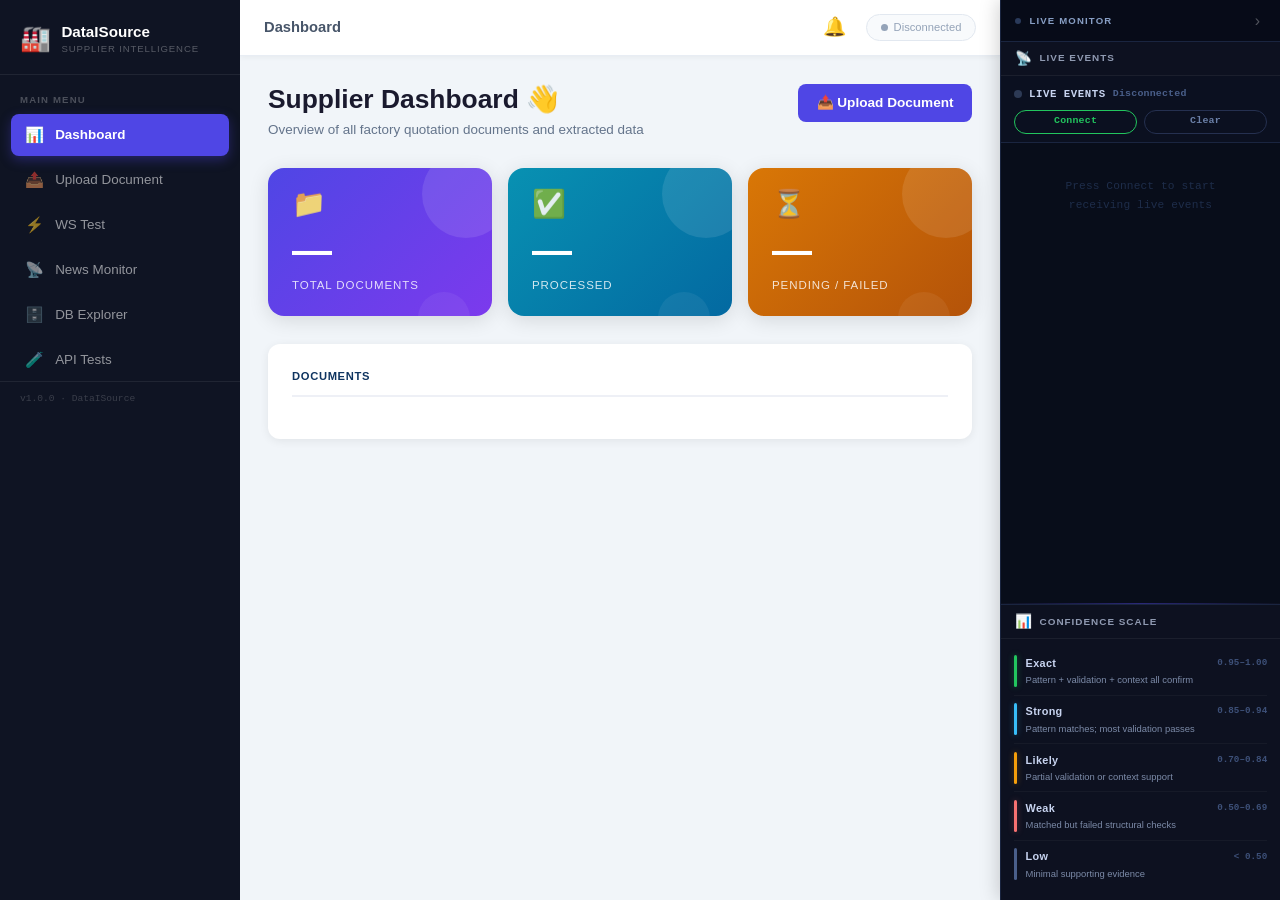
<file: static/index.html>
<!DOCTYPE html>
<html lang="en">
<head>
  <meta charset="UTF-8">
  <meta name="viewport" content="width=device-width, initial-scale=1.0">
  <title>DataISource — Supplier Intelligence Platform</title>
  <!-- Bootstrap 5 CSS -->
  <link href="https://cdn.jsdelivr.net/npm/bootstrap@5.0.2/dist/css/bootstrap.min.css" rel="stylesheet">
  <!-- App CSS — helpers.css first (defines all CSS variables) -->
  <link rel="stylesheet" href="css/helpers.css">
  <link rel="stylesheet" href="css/toast.css">
  <link rel="stylesheet" href="css/index.css">
  <link rel="stylesheet" href="css/components.css">
  <link rel="stylesheet" href="css/upload.css">
  <link rel="stylesheet" href="css/utilities.css">
</head>
<body>

  <!-- ─── Sidebar ─── -->
  <aside class="app-sidebar" id="appSidebar">

    <div class="sidebar-brand-wrap">
      <a class="sidebar-brand" href="#" onclick="showDashboardView(); return false;">
        <span class="sidebar-brand-icon">🏭</span>
        <div>
          <span class="sidebar-brand-name">DataISource</span>
          <span class="sidebar-brand-sub">Supplier Intelligence</span>
        </div>
      </a>
    </div>

    <div class="sidebar-section-label">Main Menu</div>
    <nav class="sidebar-nav">
      <button class="sidebar-nav-item active" id="navBtnDashboard" onclick="showDashboardView()">
        <span class="nav-item-icon">📊</span>
        <span class="nav-item-label">Dashboard</span>
      </button>
      <button class="sidebar-nav-item" id="navBtnUpload" onclick="showUploadView()">
        <span class="nav-item-icon">📤</span>
        <span class="nav-item-label">Upload Document</span>
      </button>
      <button class="sidebar-nav-item" id="navBtnWsTest" onclick="showWsTestView()">
        <span class="nav-item-icon">⚡</span>
        <span class="nav-item-label">WS Test</span>
      </button>
      <button class="sidebar-nav-item" id="navBtnNews" onclick="showNewsView()">
        <span class="nav-item-icon">📡</span>
        <span class="nav-item-label">News Monitor</span>
      </button>
      <button class="sidebar-nav-item" id="navBtnTables" onclick="showTablesView()">
        <span class="nav-item-icon">🗄️</span>
        <span class="nav-item-label">DB Explorer</span>
      </button>
      <button class="sidebar-nav-item" id="navBtnApiTest" onclick="showApiTestView()">
        <span class="nav-item-icon">🧪</span>
        <span class="nav-item-label">API Tests</span>
      </button>
    </nav>

    <div class="sidebar-footer">v1.0.0 · DataISource</div>
  </aside>

  <!-- Mobile overlay -->
  <div class="sidebar-overlay" id="sidebarOverlay" onclick="closeSidebar()"></div>

  <!-- ─── Right Sidebar — loaded from partial ─── -->
  <div id="rightSidebarPartial"></div>

  <!-- ─── Main Area ─── -->
  <div class="main-area">

    <!-- Top bar -->
    <header class="top-bar">
      <button class="sidebar-toggle-btn" onclick="toggleSidebar()" aria-label="Toggle sidebar">☰</button>
      <div class="top-bar-brand">
        <span>🏭</span><span>DataISource</span>
      </div>
      <div class="top-bar-title" id="topBarTitle">Dashboard</div>
      <div class="top-bar-actions">
        <button class="notif-bell-btn" id="notifBellBtn" onclick="showNewsView(); clearNotifBadge();" title="News alerts">
          🔔
          <span class="notif-badge" id="notifBadge" hidden>0</span>
        </button>
        <span class="ws-status-badge">
          <span class="ws-nav-dot" id="wsNavDot"></span>
          <span class="ws-badge-text" id="wsNavText">Disconnected</span>
        </span>
      </div>
    </header>

    <!-- Page content -->
    <main id="mainContent">
      <div class="content-wrap">
        <div id="dashboardViewPartial"></div>
        <div id="uploadViewPartial"></div>
        <div id="wsTestViewPartial"></div>
        <div id="newsViewPartial"></div>
        <div id="tablesViewPartial"></div>
        <div id="apiTestViewPartial"></div>
      </div>
    </main>

  </div>

  <!-- Bootstrap JS -->
  <script src="https://cdn.jsdelivr.net/npm/@popperjs/core@2.9.2/dist/umd/popper.min.js"></script>
  <script src="https://cdn.jsdelivr.net/npm/bootstrap@5.0.2/dist/js/bootstrap.min.js"></script>

  <!-- App Scripts -->
  <script src="js/index.js"></script>
  <script type="module" src="js/api/index.js"></script>
</body>
</html>
</file>
<file: static/css/helpers.css>
@charset "UTF-8";
/*
 * ENTERPRISE DESIGN SYSTEM - CSS FOUNDATIONS
 * Single source of truth for design tokens, typography,
 * spacing, colours, shadows, and utility classes.
 *
 * Load order: FIRST (before all other app CSS files)
 */

/* ==========================================================
   1. DESIGN TOKENS - CSS Custom Properties
   ========================================================== */
:root {
  /* --- Primary Brand Palette --- */
  --clr-primary:        #0f3460;
  --clr-primary-dark:   #16213e;
  --clr-primary-light:  #1a4b8a;
  --clr-primary-faint:  #eef3ff;
  --clr-primary-muted:  rgba(15, 52, 96, 0.08);

  /* Legacy aliases (backwards compatibility) */
  --brand:      #0f3460;
  --brand-dark: #16213e;

  /* --- Semantic Colours --- */
  --clr-success:    #1e8e3e;
  --clr-success-bg: #e6f4ea;
  --clr-warning:    #c97b00;
  --clr-warning-bg: #fef7e0;
  --clr-danger:     #d93025;
  --clr-danger-bg:  #fce8e6;
  --clr-info:       #1a73e8;
  --clr-info-bg:    #e8f0fe;
  --clr-neutral:    #555555;
  --clr-neutral-bg: #f0f2f7;

  /* --- Surfaces --- */
  --surface-app:    #f0f2f7;
  --surface-card:   #ffffff;
  --surface-subtle: #f5f7fc;
  --surface-muted:  #fafbfc;
  --surface-active: #eef3ff;

  /* --- Text --- */
  --txt-primary:   #1a1a2e;
  --txt-secondary: #555555;
  --txt-muted:     #888888;
  --txt-hint:      #aaaaaa;
  --txt-faint:     #bbbbbb;

  /* --- Borders --- */
  --border-faint:   #f0f2f7;
  --border-light:   #eef0f6;
  --border-default: #d0d7e0;
  --border-strong:  #c5cfe0;

  /* --- Typography --- */
  --font-sans: -apple-system, BlinkMacSystemFont, "Segoe UI", Roboto, "Helvetica Neue", Arial, sans-serif;
  --font-mono: SFMono-Regular, "SF Mono", Consolas, "Liberation Mono", Menlo, monospace;

  --fz-2xs:  0.65rem;
  --fz-xs:   0.7rem;
  --fz-sm:   0.78rem;
  --fz-md:   0.85rem;
  --fz-base: 1rem;
  --fz-lg:   1.15rem;
  --fz-xl:   1.35rem;
  --fz-2xl:  1.6rem;
  --fz-3xl:  2rem;
  --fz-4xl:  2.4rem;

  --fw-normal:   400;
  --fw-medium:   500;
  --fw-semibold: 600;
  --fw-bold:     700;

  --lh-tight:   1.2;
  --lh-normal:  1.5;
  --lh-relaxed: 1.65;

  --ls-tight:  -0.01em;
  --ls-wide:    0.05em;
  --ls-wider:   0.07em;

  /* --- Spacing Scale (4px base unit) --- */
  --sp-1:  0.25rem;
  --sp-2:  0.5rem;
  --sp-3:  0.75rem;
  --sp-4:  1rem;
  --sp-5:  1.25rem;
  --sp-6:  1.5rem;
  --sp-8:  2rem;
  --sp-10: 2.5rem;
  --sp-12: 3rem;

  /* --- Border Radius --- */
  --radius-xs:   3px;
  --radius-sm:   6px;
  --radius-md:   8px;
  --radius-lg:   12px;
  --radius-xl:   16px;
  --radius-pill: 20px;

  /* --- Box Shadows --- */
  --shadow-xs: 0 1px 3px  rgba(0, 0, 0, 0.05);
  --shadow-sm: 0 2px 6px  rgba(0, 0, 0, 0.06);
  --shadow-md: 0 2px 10px rgba(0, 0, 0, 0.07);
  --shadow-lg: 0 4px 18px rgba(0, 0, 0, 0.12);
  --shadow-xl: 0 8px 32px rgba(0, 0, 0, 0.16);

  /* --- Transitions --- */
  --ease-fast: all 0.12s ease;
  --ease-base: all 0.2s  ease;
  --ease-slow: all 0.3s  ease;

  /* --- Layout Dimensions --- */
  --navbar-h:    56px;
  --footer-h:    44px;
  --sidebar-w:   260px;
  --content-max: 1080px;
}

/* ==========================================================
   2. GLOBAL BASE RESET (supplements Bootstrap Reboot)
   ========================================================== */
*, *::before, *::after { box-sizing: border-box; }

html { scroll-behavior: smooth; }

/* Normalise headings: Bootstrap sets fw:500, we use bold */
h1, h2, h3, h4, h5, h6 {
  font-weight: 700;
  line-height: 1.2;
  color: #1a1a2e;
  margin-top: 0;
}

/* Remove blue focus ring on buttons when not keyboard-navigating */
button:focus:not(:focus-visible) { outline: none; }

/* ==========================================================
   3. TYPOGRAPHY UTILITIES
   ========================================================== */
.text-2xs  { font-size: 0.65rem  !important; }
.text-xs   { font-size: 0.7rem   !important; }
.text-sm   { font-size: 0.78rem  !important; }
.text-md   { font-size: 0.85rem  !important; }
.text-base { font-size: 1rem     !important; }
.text-lg   { font-size: 1.15rem  !important; }
.text-mono { font-family: SFMono-Regular, Consolas, monospace !important; }

.fw-400  { font-weight: 400 !important; }
.fw-500  { font-weight: 500 !important; }
.fw-600  { font-weight: 600 !important; }
.fw-700  { font-weight: 700 !important; }

.text-upper    { text-transform: uppercase   !important; }
.text-left     { text-align: left            !important; }
.text-center   { text-align: center          !important; }
.text-nowrap   { white-space: nowrap         !important; }
.text-truncate {
  overflow: hidden        !important;
  text-overflow: ellipsis !important;
  white-space: nowrap     !important;
}
.text-break-all { word-break: break-all !important; }

/* ==========================================================
   4. COLOUR UTILITIES
   ========================================================== */
.text-brand   { color: #0f3460 !important; }
.text-muted   { color: #888888 !important; }
.text-subtle  { color: #555555 !important; }
.text-hint    { color: #aaaaaa !important; }
.text-faint   { color: #bbbbbb !important; }
.text-success { color: #1e8e3e !important; }
.text-danger  { color: #d93025 !important; }
.text-warning { color: #c97b00 !important; }
.text-info    { color: #1a73e8 !important; }

/* ==========================================================
   5. FLEXBOX LAYOUT UTILITIES
   ========================================================== */
.flex         { display: flex !important; }
.flex-col     { display: flex !important; flex-direction: column !important; }
.flex-center  { display: flex !important; align-items: center !important; }
.flex-between {
  display: flex !important;
  align-items: center !important;
  justify-content: space-between !important;
}
.flex-wrap     { flex-wrap: wrap   !important; }
.flex-1        { flex: 1           !important; }
.flex-shrink-0 { flex-shrink: 0   !important; }

.gap-xs { gap: 0.25rem !important; }
.gap-sm { gap: 0.5rem  !important; }
.gap-md { gap: 0.75rem !important; }
.gap-lg { gap: 1rem    !important; }

/* ==========================================================
   6. SPACING UTILITIES
   ========================================================== */
.mt-xs { margin-top: 0.25rem !important; }
.mt-sm { margin-top: 0.5rem  !important; }
.mt-md { margin-top: 1rem    !important; }
.mt-lg { margin-top: 1.5rem  !important; }

.mb-xs { margin-bottom: 0.25rem !important; }
.mb-sm { margin-bottom: 0.5rem  !important; }
.mb-md { margin-bottom: 1rem    !important; }
.mb-0  { margin-bottom: 0       !important; }

.p-0 { padding: 0 !important; }

/* ==========================================================
   7. DISPLAY & DIMENSION UTILITIES
   ========================================================== */
.hidden          { display: none    !important; }
.block           { display: block   !important; }
.inline          { display: inline  !important; }
.w-full          { width: 100%      !important; }
.w-auto          { width: auto      !important; }
.overflow-hidden { overflow: hidden !important; }
.cursor-pointer  { cursor: pointer  !important; }
</file>
<file: static/css/index.css>
/*
 * ══════════════════════════════════════════════════════════════
 *  APP LAYOUT — Sidebar, Top-bar, Main area, Stats, Table, Detail
 *
 *  Depends on: helpers.css (CSS variables must be loaded first)
 * ══════════════════════════════════════════════════════════════
 */

/* ────────────────────────────────────────────────────────────
   1. BASE
──────────────────────────────────────────────────────────── */
body {
  font-family: var(--font-sans, -apple-system, BlinkMacSystemFont, "Segoe UI", Roboto, Arial, sans-serif);
  background: #f1f5f9;
  color: var(--txt-primary, #1a1a2e);
  min-height: 100vh;
  margin: 0;
  overflow-x: hidden;
}

/* ────────────────────────────────────────────────────────────
   2. SIDEBAR
──────────────────────────────────────────────────────────── */
.app-sidebar {
  position: fixed;
  top: 0; left: 0; bottom: 0;
  width: 240px;
  background: #0f1423;
  display: flex;
  flex-direction: column;
  z-index: 1040;
  transition: transform 0.3s cubic-bezier(0.4, 0, 0.2, 1);
  overflow: hidden;
}

/* Brand */
.sidebar-brand-wrap {
  padding: 1.35rem 1.25rem 1.1rem;
  border-bottom: 1px solid rgba(255,255,255,0.07);
  flex-shrink: 0;
}
.sidebar-brand {
  display: flex; align-items: center; gap: 0.65rem;
  text-decoration: none;
}
.sidebar-brand-icon { font-size: 1.55rem; line-height: 1; }
.sidebar-brand-name { font-size: 0.95rem; font-weight: 700; color: #fff; display: block; line-height: 1.3; }
.sidebar-brand-sub  { font-size: 0.6rem; color: rgba(255,255,255,0.3); text-transform: uppercase; letter-spacing: 0.09em; display: block; margin-top: 1px; }

/* Section labels */
.sidebar-section-label {
  font-size: 0.6rem; font-weight: 700; letter-spacing: 0.12em;
  color: rgba(255,255,255,0.25); text-transform: uppercase;
  padding: 1.1rem 1.25rem 0.4rem;
  flex-shrink: 0;
}

/* Nav */
.sidebar-nav {
  display: flex; flex-direction: column; gap: 0.15rem;
  padding: 0 0.7rem;
  flex-shrink: 0;
}

.sidebar-nav-item {
  display: flex; align-items: center; gap: 0.7rem;
  width: 100%; padding: 0.62rem 0.85rem;
  background: transparent; border: none;
  border-radius: 8px; cursor: pointer;
  font-size: 0.84rem; font-weight: 500; color: rgba(255,255,255,0.55);
  transition: all 0.15s ease;
  text-align: left; white-space: nowrap;
}
.sidebar-nav-item:hover { background: rgba(255,255,255,0.07); color: rgba(255,255,255,0.9); }
.sidebar-nav-item.active {
  background: #4f46e5;
  color: #fff; font-weight: 600;
  box-shadow: 0 4px 12px rgba(79,70,229,0.35);
}
.sidebar-nav-item.active:hover { background: #4338ca; }

.nav-item-icon  { font-size: 0.95rem; flex-shrink: 0; width: 1.2rem; text-align: center; }
.nav-item-label { flex: 1; }

/* Sidebar version footer */
.sidebar-footer {
  padding: 0.6rem 1.25rem;
  border-top: 1px solid rgba(255,255,255,0.07);
  flex-shrink: 0;
  font-size: 0.6rem; color: rgba(255,255,255,0.18);
  font-family: var(--font-mono, monospace);
}

/* ────────────────────────────────────────────────────────────
   3. RIGHT SIDEBAR — Live Events + Confidence Legend
──────────────────────────────────────────────────────────── */
.right-sidebar {
  position: fixed;
  top: 0; right: 0; bottom: 0;
  width: 280px;
  background: #0d1120;
  border-left: 1px solid #1a2540;
  box-shadow: -2px 0 18px rgba(0,0,0,0.18);
  display: flex; flex-direction: column;
  z-index: 1030;
  overflow: hidden;
}

/* ── Right sidebar topbar ── */
.rs-topbar {
  display: flex; align-items: center; justify-content: space-between;
  padding: 0.65rem 0.9rem 0.6rem;
  background: #070b18;
  border-bottom: 1px solid #1a2540;
  flex-shrink: 0;
}
.rs-topbar-brand {
  display: flex; align-items: center; gap: 0.5rem;
}
.rs-topbar-dot {
  width: 6px; height: 6px; border-radius: 50%;
  background: #2a3a5a; transition: background 0.3s, box-shadow 0.3s;
}
.rs-topbar-dot.connected { background: #22c55e; box-shadow: 0 0 5px rgba(34,197,94,0.65); }
.rs-topbar-label {
  font-size: 0.6rem; font-weight: 700; text-transform: uppercase;
  letter-spacing: 0.12em; color: rgba(180,210,255,0.75);
}
.rs-collapse-btn {
  background: none; border: none; cursor: pointer;
  color: rgba(255,255,255,0.3); font-size: 1rem; line-height: 1;
  padding: 0.15rem 0.35rem; border-radius: 4px;
  transition: color 0.15s ease, background 0.15s ease;
  transform: rotate(0deg); transition: transform 0.25s ease, color 0.15s;
}
.rs-collapse-btn:hover { color: #fff; background: rgba(255,255,255,0.08); }
.right-sidebar.rs-collapsed .rs-collapse-btn { transform: rotate(180deg); }

/* ── Accent divider ── */
.rs-divider {
  height: 1px;
  background: linear-gradient(90deg, transparent 0%, #4f46e5 50%, transparent 100%);
  flex-shrink: 0;
  opacity: 0.45;
}

/* ── Collapsed state ── */
.right-sidebar.rs-collapsed {
  transform: translateX(calc(100% - 2.4rem));
}
.right-sidebar.rs-collapsed .rs-pane { opacity: 0; pointer-events: none; }

/* ── Pane shared base ── */
.rs-pane {
  display: flex; flex-direction: column;
  min-height: 0;
}

.rs-pane-hd {
  display: flex; align-items: center; gap: 0.45rem;
  padding: 0.6rem 0.9rem 0.55rem;
  flex-shrink: 0;
  border-bottom: 1px solid rgba(255,255,255,0.06);
}
.rs-pane-icon { font-size: 0.85rem; line-height: 1; }
.rs-pane-title {
  font-size: 0.62rem; font-weight: 700; letter-spacing: 0.1em;
  text-transform: uppercase; color: rgba(200,212,240,0.7);
}

/* ── Events pane (top, dark terminal) ── */
.rs-events-pane {
  flex: 1;
  min-height: 0;
  display: flex; flex-direction: column;
}
.rs-events-body {
  flex: 1; display: flex; flex-direction: column;
  min-height: 0; overflow: hidden;
}
/* ws-panel partial: strip outer chrome so it blends flush into the sidebar */
.rs-events-body .sidebar-ws-panel {
  flex: 1;
  border-radius: 0 !important;
  border: none !important;
  box-shadow: none !important;
  background: #080d1a !important;
}
.rs-events-body .ws-panel-header {
  border-radius: 0;
  background: #0b1020 !important;
  border-bottom-color: #1a2540;
}

/* ── Legend pane (bottom, dark themed) ── */
.rs-legend-pane {
  flex-shrink: 0;
  background: #0d1120;
  border-top: 1px solid #1a2540;
}
.rs-pane-hd {
  background: #0d1120;
}
.rs-legend-body {
  overflow-y: auto;
  padding: 0.5rem 0.8rem 0.75rem;
  background: #0d1120;
  scrollbar-width: thin;
  scrollbar-color: #1e2d4a transparent;
}
.rs-legend-body::-webkit-scrollbar       { width: 3px; }
.rs-legend-body::-webkit-scrollbar-track { background: transparent; }
.rs-legend-body::-webkit-scrollbar-thumb { background: #1e2d4a; border-radius: 3px; }

/* ────────────────────────────────────────────────────────────
   3b. MOBILE SIDEBAR OVERLAY
──────────────────────────────────────────────────────────── */
.sidebar-overlay {
  display: none;
  position: fixed; inset: 0;
  background: rgba(0,0,0,0.5);
  z-index: 1039;
  backdrop-filter: blur(2px);
}
.sidebar-overlay.active { display: block; }

/* ────────────────────────────────────────────────────────────
   4. MAIN AREA
──────────────────────────────────────────────────────────── */
.main-area {
  margin-left: 240px;
  margin-right: 280px;
  min-height: 100vh;
  display: flex; flex-direction: column;
  transition: margin-left 0.3s cubic-bezier(0.4, 0, 0.2, 1),
              margin-right 0.3s cubic-bezier(0.4, 0, 0.2, 1);
}

/* ────────────────────────────────────────────────────────────
   5. TOP BAR
──────────────────────────────────────────────────────────── */
.top-bar {
  position: sticky; top: 0;
  height: 56px;
  background: #ffffff;
  border-bottom: 1px solid #e8edf4;
  display: flex; align-items: center;
  padding: 0 1.5rem; gap: 1rem;
  z-index: 100;
  box-shadow: 0 1px 6px rgba(0,0,0,0.05);
  flex-shrink: 0;
}

.sidebar-toggle-btn {
  background: none; border: none; cursor: pointer;
  font-size: 1.15rem; color: #64748b;
  padding: 0.3rem 0.4rem; border-radius: 6px;
  transition: background 0.15s; line-height: 1;
  display: none; align-items: center;
}
.sidebar-toggle-btn:hover { background: #f1f5f9; }

.top-bar-brand {
  display: none;
  align-items: center; gap: 0.45rem;
  font-weight: 700; color: #0f3460; font-size: 1rem;
}

.top-bar-title {
  font-size: 0.92rem; font-weight: 600; color: #475569;
}

.top-bar-actions { margin-left: auto; display: flex; align-items: center; gap: 0.75rem; }

.ws-status-badge {
  display: inline-flex; align-items: center; gap: 0.35rem;
  padding: 0.28rem 0.85rem;
  background: #f8fafc; border: 1px solid #e2e8f0;
  border-radius: 20px; white-space: nowrap;
}
.ws-badge-text { font-size: 0.7rem; color: #94a3b8; text-transform: capitalize; }

.ws-nav-dot {
  width: 7px; height: 7px; border-radius: 50%;
  background: #94a3b8; flex-shrink: 0;
  transition: background 0.2s ease;
}
.ws-nav-dot.connected  { background: #22c55e; box-shadow: 0 0 5px rgba(34,197,94,0.6); }
.ws-nav-dot.connecting { background: #f59e0b; animation: ws-pulse 1s infinite; }

/* ────────────────────────────────────────────────────────────
   6. PAGE CONTENT
──────────────────────────────────────────────────────────── */
#mainContent {
  flex: 1;
  padding: 1.75rem;
}
.content-wrap { max-width: 1080px; margin: 0 auto; }

/* ────────────────────────────────────────────────────────────
   7. PAGE GREETING (dashboard header)
──────────────────────────────────────────────────────────── */
.page-greeting {
  display: flex; align-items: flex-start; justify-content: space-between;
  flex-wrap: wrap; gap: 1rem;
  margin-bottom: 1.75rem;
}
.greeting-title {
  font-size: 1.65rem; font-weight: 700; color: #1a1a2e;
  margin: 0 0 0.25rem; line-height: 1.2;
}
.greeting-sub {
  font-size: 0.84rem; color: #64748b; margin: 0;
}

/* ────────────────────────────────────────────────────────────
   8. STATS ROW — Gradient cards
──────────────────────────────────────────────────────────── */
.stats-row {
  display: grid;
  grid-template-columns: repeat(3, 1fr);
  gap: 1rem;
  margin-bottom: 1.75rem;
}

.stat-card {
  border-radius: 16px;
  padding: 1.4rem 1.5rem;
  color: #fff;
  position: relative; overflow: hidden;
  box-shadow: 0 4px 20px rgba(0,0,0,0.12);
  transition: transform 0.2s ease, box-shadow 0.2s ease;
}
.stat-card:hover { transform: translateY(-3px); box-shadow: 0 8px 28px rgba(0,0,0,0.18); }

/* Decorative circles */
.stat-card::after {
  content: '';
  position: absolute; top: -18px; right: -18px;
  width: 88px; height: 88px;
  background: rgba(255,255,255,0.1);
  border-radius: 50%;
}
.stat-card::before {
  content: '';
  position: absolute; bottom: -28px; right: 22px;
  width: 52px; height: 52px;
  background: rgba(255,255,255,0.06);
  border-radius: 50%;
}

.stat-card-total     { background: linear-gradient(135deg, #4f46e5 0%, #7c3aed 100%); }
.stat-card-processed { background: linear-gradient(135deg, #0891b2 0%, #0369a1 100%); }
.stat-card-pending   { background: linear-gradient(135deg, #d97706 0%, #b45309 100%); }

.stat-icon-row {
  display: flex; align-items: center; justify-content: space-between;
  margin-bottom: 0.8rem;
}
.stat-icon { font-size: 1.7rem; line-height: 1; opacity: 0.9; }

.stat-value {
  font-size: 2.5rem; font-weight: 700; line-height: 1;
  margin: 0 0 0.4rem;
  position: relative; z-index: 1;
}
.stat-label {
  font-size: 0.72rem; opacity: 0.82;
  text-transform: uppercase; letter-spacing: 0.08em;
  position: relative; z-index: 1;
}

/* ────────────────────────────────────────────────────────────
   9. PAGE HEADER (upload view / generic)
──────────────────────────────────────────────────────────── */
.page-header {
  background: var(--surface-card, #ffffff);
  border-radius: var(--radius-lg, 12px);
  box-shadow: var(--shadow-md, 0 2px 10px rgba(0,0,0,0.07));
  border-left: 4px solid #4f46e5;
  padding: 1.1rem 1.4rem;
  margin-bottom: 1.5rem;
  display: flex; align-items: center; justify-content: space-between;
  gap: var(--sp-4, 1rem); flex-wrap: wrap;
}
.page-header-info { flex: 1; min-width: 0; }
.page-title {
  font-size: 1.35rem !important; font-weight: 700 !important;
  color: #0f3460 !important; margin: 0 0 .15rem !important;
  line-height: 1.2; display: block;
}
.page-subtitle {
  font-size: var(--fz-md, 0.85rem); color: var(--txt-muted, #888888); margin: 0;
}

/* Page header CTA buttons */
.btn-primary-action {
  display: inline-flex; align-items: center; gap: var(--sp-1, 0.25rem);
  background: #4f46e5; color: #fff;
  border: none; border-radius: var(--radius-md, 8px); padding: .55rem 1.15rem;
  font-size: var(--fz-md, 0.85rem); font-weight: var(--fw-semibold, 600); cursor: pointer;
  transition: background 0.2s ease; white-space: nowrap; flex-shrink: 0;
}
.btn-primary-action:hover { background: #4338ca; }

.btn-outline-action {
  display: inline-flex; align-items: center; gap: var(--sp-1, 0.25rem);
  background: transparent; color: var(--clr-primary, #0f3460);
  border: 1.5px solid var(--clr-primary, #0f3460); border-radius: var(--radius-md, 8px); padding: .55rem 1.15rem;
  font-size: var(--fz-md, 0.85rem); font-weight: var(--fw-semibold, 600); cursor: pointer;
  transition: all 0.2s ease; white-space: nowrap; flex-shrink: 0;
}
.btn-outline-action:hover { background: var(--clr-primary, #0f3460); color: #fff; }

/* ────────────────────────────────────────────────────────────
   10. DOCUMENTS TABLE
──────────────────────────────────────────────────────────── */
.doc-table {
  width: 100%; border-collapse: collapse; font-size: var(--fz-md, 0.85rem);
}
.doc-table th {
  text-align: left; font-size: var(--fz-xs, 0.7rem); text-transform: uppercase;
  letter-spacing: var(--ls-wide, 0.05em); color: var(--txt-muted, #888888);
  padding: .7rem 1.1rem; border-bottom: 2px solid var(--border-light, #eef0f6);
  background: var(--surface-muted, #fafbfc); white-space: nowrap;
}
.doc-table td {
  padding: .75rem 1.1rem; border-bottom: 1px solid var(--border-faint, #f0f2f7); vertical-align: middle;
}
.doc-table tr:last-child td   { border-bottom: none; }
.doc-table tbody tr           { cursor: pointer; transition: background 0.12s ease; }
.doc-table tbody tr:hover     { background: var(--surface-subtle, #f5f7fc); }
.doc-table tbody tr.active    { background: #eef3ff; }
.doc-table .col-file          { font-weight: var(--fw-semibold, 600); color: var(--txt-primary, #1a1a2e); max-width: 280px; }
.doc-table .col-file span     { display: block; overflow: hidden; text-overflow: ellipsis; white-space: nowrap; }
.doc-table .col-date          { color: var(--txt-muted, #888888); font-size: var(--fz-sm, 0.78rem); white-space: nowrap; }
.doc-table .col-actions       { white-space: nowrap; }
.doc-table .col-actions button{ margin-left: var(--sp-1, 0.25rem); }

@media (max-width: 576px) {
  .doc-table .col-date,
  .doc-table th:nth-child(4) { display: none; }
}

/* ────────────────────────────────────────────────────────────
   11. EMPTY STATE
──────────────────────────────────────────────────────────── */
.empty-state {
  text-align: center; padding: 4rem 1rem;
  color: var(--txt-faint, #bbbbbb); font-size: var(--fz-md, 0.85rem);
}
.empty-state .empty-icon {
  font-size: 3rem; margin-bottom: var(--sp-3, 0.75rem); display: block;
}
.link {
  color: var(--clr-primary, #0f3460); cursor: pointer; text-decoration: underline;
  transition: color 0.12s ease;
}
.link:hover { color: var(--clr-primary-dark, #16213e); }

/* ────────────────────────────────────────────────────────────
   12. ACTION ICON BUTTONS
──────────────────────────────────────────────────────────── */
.btn-icon {
  background: none; border: none; cursor: pointer;
  padding: .3rem .45rem; border-radius: var(--radius-sm, 6px);
  font-size: .9rem; transition: background 0.12s ease; color: var(--txt-secondary, #555555);
}
.btn-icon:hover          { background: var(--border-faint, #f0f2f7); }
.btn-icon.btn-view:hover { background: var(--clr-info-bg, #e8f0fe);   color: var(--clr-info, #1a73e8); }
.btn-icon.btn-del:hover  { background: var(--clr-danger-bg, #fce8e6); color: var(--clr-danger, #d93025); }

/* ────────────────────────────────────────────────────────────
   13. DETAIL PANEL
──────────────────────────────────────────────────────────── */
#detailPanel-dashboard { border-top: 3px solid #4f46e5 !important; }

.detail-close {
  background: none; border: none; cursor: pointer;
  font-size: .9rem; color: var(--txt-muted, #888888); padding: .2rem var(--sp-2, 0.5rem);
  border-radius: var(--radius-sm, 6px); transition: background 0.12s ease;
}
.detail-close:hover { background: var(--border-faint, #f0f2f7); color: var(--txt-primary, #1a1a2e); }

.detail-section-title {
  font-size: var(--fz-xs, 0.7rem); font-weight: var(--fw-bold, 700); text-transform: uppercase;
  letter-spacing: var(--ls-wide, 0.05em); color: var(--clr-primary, #0f3460);
  margin: 1.2rem 0 .6rem; padding-bottom: .4rem;
  border-bottom: 1px solid var(--border-light, #eef0f6);
}
.detail-section-title:first-of-type { margin-top: 0; }

/* ────────────────────────────────────────────────────────────
   14. KEYFRAMES
──────────────────────────────────────────────────────────── */
@keyframes ws-pulse { 0%,100%{opacity:1} 50%{opacity:.4} }

/* ────────────────────────────────────────────────────────────
   15. RESPONSIVE
──────────────────────────────────────────────────────────── */
@media (max-width: 768px) {
  .app-sidebar        { transform: translateX(-240px); }
  .app-sidebar.mobile-open { transform: translateX(0); }
  .sidebar-toggle-btn { display: inline-flex; }
  .top-bar-brand      { display: flex; }
  .top-bar-title      { display: none; }
  #mainContent        { padding: 1rem; }
  .page-greeting      { margin-bottom: 1.25rem; }
  .greeting-title     { font-size: 1.3rem; }
}

@media (max-width: 1100px) {
  .right-sidebar { display: none; }
  .main-area     { margin-right: 0; }
}

@media (max-width: 576px) {
  .stats-row { grid-template-columns: 1fr; }
}

/* When WS Test view is active, hide the legend sidebar (irrelevant there) */
body.view-ws-test .right-sidebar { display: none; }
body.view-ws-test .main-area     { margin-right: 0; }
</file>
<file: static/css/components.css>
/*
 * ══════════════════════════════════════════════════════════════
 *  COMPONENT LIBRARY — Reusable UI Components
 *
 *  Includes: cards, buttons, badges, meta-grid, keywords,
 *  commercial notes, upload zone, WS panel, confidence legend.
 *
 *  Depends on: helpers.css (CSS variables must be defined first)
 * ══════════════════════════════════════════════════════════════
 */

/* ────────────────────────────────────────────────────────────
   1. CARDS
   Note: .card and .card-title are used by JS renderers
   (buildEntityCards, renderDoc etc.) — do NOT rename.
──────────────────────────────────────────────────────────── */
.card {
  background: var(--surface-card, #ffffff) !important;
  border-radius: var(--radius-lg, 12px) !important;
  box-shadow: var(--shadow-md, 0 2px 10px rgba(0,0,0,0.07)) !important;
  border: none !important;
  padding: var(--sp-6, 1.5rem);
  margin-bottom: var(--sp-6, 1.5rem);
}
.card-title {
  font-size: var(--fz-xs, 0.7rem);
  font-weight: var(--fw-bold, 700);
  text-transform: uppercase;
  letter-spacing: .06em;
  color: var(--clr-primary, #0f3460);
  border-bottom: 2px solid var(--border-light, #eef0f6);
  padding-bottom: .65rem;
  margin-bottom: 1.1rem;
  display: flex; align-items: center; gap: var(--sp-2, 0.5rem);
}
.card-title .count {
  font-size: var(--fz-sm); font-weight: var(--fw-medium);
  color: var(--txt-muted); text-transform: none; letter-spacing: 0;
}

/* Section count badge (inline in card-title) */
.count {
  font-size: var(--fz-sm); color: var(--txt-muted);
  font-weight: var(--fw-medium);
}

/* ────────────────────────────────────────────────────────────
   2. BUTTONS
──────────────────────────────────────────────────────────── */

/* Primary full-width button (upload form) */
.btn {
  display: block;
  margin-top: var(--sp-4, 1rem); width: 100%;
  padding: .85rem; background: var(--clr-primary, #0f3460); color: #fff;
  border: none; border-radius: var(--radius-md, 8px); font-size: var(--fz-base, 1rem);
  font-weight: var(--fw-semibold, 600); cursor: pointer; transition: background var(--ease-base, all 0.2s ease);
  text-align: center; line-height: 1.4;
}
.btn:hover:not(:disabled) { background: var(--clr-primary-dark, #16213e); }
.btn:disabled { background: var(--border-default, #d0d7e0); color: var(--txt-muted, #888888); cursor: not-allowed; }

/* Danger / destructive (outline style) */
.btn-danger {
  margin-top: 0; width: auto; padding: .38rem .9rem;
  background: var(--surface-card); color: var(--clr-danger);
  border: 1.5px solid var(--clr-danger); border-radius: var(--radius-md);
  font-size: var(--fz-sm); font-weight: var(--fw-semibold); cursor: pointer;
  transition: var(--ease-base);
}
.btn-danger:hover { background: var(--clr-danger); color: #fff; }

/* Outline variant (shared) */
.btn-outline {
  padding: .45rem var(--sp-4);
  border: 1.5px solid var(--clr-primary); color: var(--clr-primary);
  border-radius: var(--radius-md); font-size: var(--fz-md); font-weight: var(--fw-semibold);
  cursor: pointer; background: transparent; transition: var(--ease-base);
  text-decoration: none; display: inline-flex; align-items: center; gap: var(--sp-1);
}
.btn-outline:hover { background: var(--clr-primary); color: #fff; }

/* Small filled button */
.btn-sm {
  padding: .45rem var(--sp-4); background: var(--clr-primary); color: #fff;
  border: none; border-radius: var(--radius-md); font-size: var(--fz-md);
  font-weight: var(--fw-semibold); cursor: pointer; transition: background var(--ease-base);
  text-decoration: none; display: inline-flex; align-items: center; gap: var(--sp-1);
}
.btn-sm:hover { background: var(--clr-primary-dark); }

/* ────────────────────────────────────────────────────────────
   3. BADGES
   Used by typeBadge() in utils.js — do NOT rename.
──────────────────────────────────────────────────────────── */
.badge {
  display: inline-block; padding: 3px 10px;
  border-radius: var(--radius-pill, 20px); font-size: var(--fz-xs, 0.7rem); font-weight: var(--fw-semibold, 600);
  line-height: 1.4;
}
.badge-blue   { background: var(--clr-info-bg, #e8f0fe);    color: var(--clr-info, #1a73e8); }
.badge-green  { background: var(--clr-success-bg, #e6f4ea); color: var(--clr-success, #1e8e3e); }
.badge-yellow { background: var(--clr-warning-bg, #fef7e0); color: var(--clr-warning, #c97b00); }
.badge-red    { background: var(--clr-danger-bg, #fce8e6);  color: var(--clr-danger, #d93025); }
.badge-gray   { background: var(--surface-subtle, #f5f7fc); color: var(--txt-secondary, #555555); }

/* Pill tag (view labels) */
.pill {
  font-size: var(--fz-xs); font-weight: var(--fw-semibold);
  background: var(--clr-primary); color: #fff;
  padding: 3px 10px; border-radius: var(--radius-pill);
}

/* ────────────────────────────────────────────────────────────
   4. META GRID
   Used by metaItem() in utils.js — do NOT rename.
──────────────────────────────────────────────────────────── */
.meta-grid {
  display: grid;
  grid-template-columns: repeat(auto-fill, minmax(210px, 1fr));
  gap: var(--sp-3);
}
.meta-item {
  background: var(--surface-subtle, #f5f7fc); border-radius: var(--radius-md, 8px); padding: .7rem var(--sp-4, 1rem);
  border: 1px solid var(--border-faint, #f0f2f7);
}
.meta-item label {
  display: block; font-size: var(--fz-xs, 0.7rem); text-transform: uppercase;
  letter-spacing: var(--ls-wide, 0.05em); color: var(--txt-muted, #888888); margin-bottom: 4px;
}
.meta-item .val {
  font-size: var(--fz-md, 0.85rem); font-weight: var(--fw-semibold, 600);
  color: var(--txt-primary, #1a1a2e); word-break: break-all;
}
.meta-item .conf { font-size: var(--fz-2xs, 0.65rem); color: var(--txt-hint, #aaaaaa); margin-top: 4px; }

/* ────────────────────────────────────────────────────────────
   5. KEYWORDS CHIP CLOUD
   Used by renderKeywords() — do NOT rename.
──────────────────────────────────────────────────────────── */
.kw-cloud { display: flex; flex-wrap: wrap; gap: var(--sp-2); }
.kw-chip {
  display: inline-flex; align-items: center; gap: var(--sp-1, 0.25rem);
  background: var(--clr-info-bg, #e8f0fe); border-radius: var(--radius-pill, 20px);
  padding: .32rem .85rem; cursor: default;
  transition: background var(--ease-fast, all 0.12s ease);
  border: 1px solid transparent;
}
.kw-chip:hover { background: #d0e1fd; border-color: var(--clr-info, #1a73e8); }
.kw-text  { font-size: var(--fz-md, 0.85rem); font-weight: var(--fw-semibold, 600); color: var(--clr-primary, #0f3460); }
.kw-score { font-size: var(--fz-2xs, 0.65rem); font-weight: var(--fw-medium, 500); color: var(--clr-info, #1a73e8); }

/* ────────────────────────────────────────────────────────────
   6. COMMERCIAL NOTES
   Used by renderCommercial() — do NOT rename.
──────────────────────────────────────────────────────────── */
.note-list {
  list-style: none;
  border-left: 3px solid var(--clr-primary);
  padding: 0 0 0 var(--sp-4); margin: 0;
}
.note-point {
  padding: .45rem 0; font-size: var(--fz-md); color: var(--txt-primary);
  border-bottom: 1px solid var(--border-faint);
  line-height: var(--lh-normal);
}
.note-point:last-child  { border-bottom: none; }
.note-point::before     { content: "•"; color: var(--clr-primary); font-weight: var(--fw-bold); margin-right: var(--sp-2); }

/* Generic empty state used by JS renderers */
.empty {
  text-align: center; color: var(--txt-faint);
  padding: var(--sp-6); font-size: var(--fz-md); line-height: var(--lh-relaxed);
}

/* ────────────────────────────────────────────────────────────
   7. FILE UPLOAD ZONE
──────────────────────────────────────────────────────────── */
.drop-zone {
  border: 2px dashed var(--border-strong);
  border-radius: var(--radius-lg);
  padding: var(--sp-10) var(--sp-8);
  text-align: center; cursor: pointer;
  transition: border-color var(--ease-base), background var(--ease-base);
  background: var(--surface-card);
}
.drop-zone:hover,
.drop-zone.dragover {
  border-color: var(--clr-primary); background: var(--clr-primary-faint);
}
.drop-zone input { display: none; }
.drop-zone .icon { font-size: 3rem; margin-bottom: var(--sp-2); line-height: 1; display: block; }
.drop-zone p     { color: var(--txt-secondary); font-size: var(--fz-md); margin: 0 0 .3rem; }
.drop-zone .fname {
  margin-top: var(--sp-3); font-weight: var(--fw-semibold);
  color: var(--clr-primary); font-size: var(--fz-md);
}

/* ────────────────────────────────────────────────────────────
   8. WEBSOCKET LIVE EVENTS — inline in sidebar
──────────────────────────────────────────────────────────── */
@keyframes ws-pulse {
  0%, 100% { opacity: 1; }
  50%       { opacity: 0.35; }
}
@keyframes ws-row-in {
  from { opacity: 0; transform: translateY(-4px); }
  to   { opacity: 1; transform: translateY(0); }
}

.sidebar-ws-panel {
  display: flex; flex-direction: column;
  background: #080d1a;
  border-radius: 10px;
  border: 1px solid #1a2540;
  box-shadow: 0 4px 24px rgba(0,0,0,0.35), inset 0 1px 0 rgba(255,255,255,0.04);
  overflow: hidden;
  min-height: 0;
  flex: 1;
  font-family: var(--font-mono, SFMono-Regular, Consolas, monospace);
  /* Top accent stripe */
  border-top: 2px solid #3b4fd8;
}

/* Panel header */
.ws-panel-header {
  padding: .65rem .8rem .55rem;
  background: #0d1425;
  border-bottom: 1px solid #1a2540;
  flex-shrink: 0;
}

.ws-title {
  display: flex; align-items: center; gap: .45rem;
  font-size: .67rem; font-weight: 700; color: #c8d4f0;
  letter-spacing: .05em; margin-bottom: .45rem;
  text-transform: uppercase;
}

.ws-panel-controls { display: flex; gap: .4rem; }

/* Connection dot */
.ws-dot {
  width: 8px; height: 8px; border-radius: 50%;
  background: #2d3a55; flex-shrink: 0;
  transition: background 0.3s ease, box-shadow 0.3s ease;
}
.ws-dot.connected {
  background: #22c55e;
  box-shadow: 0 0 0 3px rgba(34,197,94,0.2), 0 0 8px rgba(34,197,94,0.5);
}
.ws-dot.connecting {
  background: #f59e0b;
  box-shadow: 0 0 0 3px rgba(245,158,11,0.2);
  animation: ws-pulse 1.1s ease-in-out infinite;
}
.ws-dot.disconnected {
  background: #ef4444;
  box-shadow: 0 0 0 3px rgba(239,68,68,0.15);
}

.ws-status-text {
  font-size: .62rem; color: #4a5f8a; text-transform: capitalize; letter-spacing: .02em;
}
.ws-status-text.connected { color: #22c55e; }

/* Panel control buttons — pill style */
.ws-btn {
  flex: 1; padding: .22rem .5rem;
  border: 1px solid #253050; background: transparent;
  color: #6b80a8; border-radius: 20px; font-size: .62rem; font-weight: 600;
  cursor: pointer; transition: all 0.15s ease; text-align: center; letter-spacing: .02em;
}
.ws-btn:hover                { background: #1a2540; color: #c8d4f0; border-color: #3b4fd8; }
.ws-btn.ws-btn-connect       { border-color: #22c55e; color: #22c55e; }
.ws-btn.ws-btn-connect:hover { background: rgba(34,197,94,.15); border-color: #22c55e; }
.ws-btn.ws-btn-danger        { border-color: #ef4444; color: #f87171; }
.ws-btn.ws-btn-danger:hover  { background: rgba(239,68,68,.15); }

/* Scrollable event stream */
.ws-events {
  flex: 1; overflow-y: auto; padding: .3rem .55rem .4rem;
  display: flex; flex-direction: column; gap: 0;
  scrollbar-width: thin; scrollbar-color: #1e2d4a transparent;
}
.ws-events::-webkit-scrollbar       { width: 3px; }
.ws-events::-webkit-scrollbar-track { background: transparent; }
.ws-events::-webkit-scrollbar-thumb { background: #1e2d4a; border-radius: 3px; }

/* Individual event row */
.ws-event {
  padding: .3rem .45rem .28rem .55rem;
  border-bottom: 1px solid #0f1628;
  border-left: 2px solid transparent;
  font-size: .62rem;
  animation: ws-row-in 0.18s ease;
  transition: background 0.1s ease;
}
.ws-event:last-child { border-bottom: none; }
.ws-event:hover      { background: rgba(59,79,216,0.07); }

/* Color the left accent per event type */
.ws-event:has(.doc-progress)   { border-left-color: #f59e0b; }
.ws-event:has(.doc-completed)  { border-left-color: #22c55e; }
.ws-event:has(.doc-deleted)    { border-left-color: #ef4444; }
.ws-event:has(.doc-failed)     { border-left-color: #ef4444; }
.ws-event:has(.alert-detected) { border-left-color: #a78bfa; }
.ws-event:has(.record-created) { border-left-color: #34d399; }
.ws-event:has(.ws-opened)      { border-left-color: #38bdf8; }
.ws-event:has(.ws-closed)      { border-left-color: #4a5f8a; }

.ws-event-head {
  display: flex; align-items: center; gap: .35rem; margin-bottom: 2px; flex-wrap: nowrap;
}
.ws-ts { color: #2d3e60; font-size: .58rem; flex-shrink: 0; }

/* Event type — pill badge */
.ws-type {
  display: inline-block;
  font-weight: 700; font-size: .58rem;
  padding: .08rem .42rem; border-radius: 20px;
  letter-spacing: .03em; white-space: nowrap; flex-shrink: 0;
  background: #131d35; border: 1px solid #1e2d4a;
  color: #6b80a8;
}
.ws-type.doc-progress   { background: rgba(245,158,11,.12); border-color: rgba(245,158,11,.3); color: #f59e0b; }
.ws-type.doc-completed  { background: rgba(34,197,94,.12);  border-color: rgba(34,197,94,.3);  color: #22c55e; }
.ws-type.doc-deleted    { background: rgba(239,68,68,.12);  border-color: rgba(239,68,68,.3);  color: #f87171; }
.ws-type.doc-failed     { background: rgba(239,68,68,.12);  border-color: rgba(239,68,68,.3);  color: #f87171; }
.ws-type.alert-detected { background: rgba(167,139,250,.12);border-color: rgba(167,139,250,.3);color: #a78bfa; }
.ws-type.record-created { background: rgba(52,211,153,.12); border-color: rgba(52,211,153,.3); color: #34d399; }
.ws-type.ws-opened      { background: rgba(56,189,248,.12); border-color: rgba(56,189,248,.3); color: #38bdf8; }
.ws-type.ws-closed      { background: rgba(74,95,138,.12);  border-color: rgba(74,95,138,.3);  color: #64748b; }

.ws-payload {
  color: #7c8ba8; font-size: .59rem;
  white-space: nowrap; overflow: hidden; text-overflow: ellipsis;
  padding-left: .05rem;
}

.ws-empty {
  color: #1e2d4a; font-size: .7rem;
  text-align: center; padding: 1.8rem .4rem;
  line-height: 1.7; letter-spacing: .01em;
}

/* ────────────────────────────────────────────────────────────
   9. CONFIDENCE SCORE LEGEND — compact right-sidebar format
──────────────────────────────────────────────────────────── */
.legend-list {
  display: flex; flex-direction: column; gap: 0;
}

.legend-item {
  padding: 0.7rem 0;
  border-bottom: 1px solid #f0f4fa;
}
.legend-item:last-child { border-bottom: none; }

.legend-item-head {
  display: flex; align-items: center; gap: 0.5rem;
  margin-bottom: 0.35rem; flex-wrap: wrap;
}

.legend-label {
  font-size: 0.78rem; color: #334155; font-weight: 600;
}

.legend-desc {
  font-size: 0.72rem; color: #64748b; margin: 0;
  line-height: 1.5;
}

/* Legacy table-based legend (kept for backwards compat) */
.confidence-legend { margin-top: var(--sp-8); }

.legend-table {
  width: 100%; border-collapse: collapse; font-size: var(--fz-md);
}
.legend-table th {
  text-align: left; font-size: var(--fz-xs); text-transform: uppercase;
  letter-spacing: var(--ls-wide); color: var(--txt-muted); padding: .45rem .75rem;
  border-bottom: 2px solid var(--border-light); background: var(--surface-muted);
}
.legend-table td {
  padding: .55rem .75rem; border-bottom: 1px solid var(--border-faint); vertical-align: middle;
}
.legend-table tr:last-child td  { border-bottom: none; }
.legend-table td:last-child     { color: var(--txt-secondary); font-size: var(--fz-md); }
.legend-table td:nth-child(2)   { font-weight: var(--fw-semibold); white-space: nowrap; }

/* Confidence score badges */
.conf-badge {
  display: inline-block; padding: 2px 10px; border-radius: var(--radius-pill);
  font-size: var(--fz-xs); font-weight: var(--fw-bold); white-space: nowrap;
}
.conf-exact  { background: var(--clr-success-bg, #e6f4ea); color: var(--clr-success, #1e8e3e); }
.conf-strong { background: var(--clr-info-bg, #e8f0fe);    color: var(--clr-info, #1a73e8); }
.conf-likely { background: var(--clr-warning-bg, #fef7e0); color: var(--clr-warning, #c97b00); }
.conf-weak   { background: var(--clr-danger-bg, #fce8e6);  color: var(--clr-danger, #d93025); }
.conf-low    { background: var(--surface-subtle, #f5f7fc);  color: var(--txt-secondary, #555555); }

/* ────────────────────────────────────────────────────────────
   10. RESPONSIVE TABLE WRAPPER (used by confidence legend)
──────────────────────────────────────────────────────────── */
.table-responsive { overflow-x: auto; }

/* ────────────────────────────────────────────────────────────
   11. WEBSOCKET TEST PAGE
──────────────────────────────────────────────────────────── */

/* Top row: connection card + compose card side by side */
.wst-top-row {
  display: grid;
  grid-template-columns: 1fr 1fr;
  gap: 1.25rem;
  margin-bottom: 0;   /* card below already has margin-bottom */
  align-items: start;
}

/* Full-width log card */
.wst-log-card .wst-log {
  max-height: 460px;
}

.wst-hint {
  font-size: 0.78rem; color: #94a3b8;
  margin: 0.6rem 0 0; line-height: 1.5;
}

/* Connection row inside the status card */
.wst-conn-row {
  display: flex; align-items: center; gap: 0.6rem;
  margin-bottom: 0.6rem;
}
.wst-conn-label {
  flex: 1; font-size: 0.84rem; color: #475569;
  font-weight: 500; text-transform: capitalize;
}
.wst-conn-btn {
  padding: 0.32rem 0.85rem;
  background: transparent; color: #0f3460;
  border: 1.5px solid #0f3460; border-radius: 6px;
  font-size: 0.78rem; font-weight: 600; cursor: pointer;
  transition: all 0.15s ease; white-space: nowrap;
}
.wst-conn-btn:hover               { background: #0f3460; color: #fff; }
.wst-conn-btn-danger              { border-color: #d93025; color: #d93025; }
.wst-conn-btn-danger:hover        { background: #d93025; color: #fff; }
.wst-conn-url {
  font-family: var(--font-mono, monospace);
  font-size: 0.7rem; color: #94a3b8;
  background: #f8fafc; border: 1px solid #e2e8f0;
  border-radius: 4px; padding: 0.3rem 0.6rem;
  word-break: break-all;
}

/* Textarea */
.wst-input {
  width: 100%; padding: 0.65rem 0.85rem;
  border: 1.5px solid #e2e8f0; border-radius: 8px;
  font-size: 0.84rem; font-family: var(--font-mono, monospace);
  resize: vertical; background: #f8fafc; color: #1a1a2e;
  min-height: 100px; box-sizing: border-box;
  transition: border-color 0.15s ease;
}
.wst-input:focus { border-color: #4f46e5; outline: none; background: #fff; }

.wst-send-row { display: flex; align-items: center; margin-top: 0.85rem; }

/* Message log */
.wst-log-col { min-width: 0; }   /* kept for any legacy references */

.wst-log {
  overflow-y: auto; max-height: 520px; min-height: 200px;
  display: flex; flex-direction: column;
}
.wst-log-empty {
  text-align: center; color: #94a3b8;
  font-size: 0.8rem; padding: 3rem 1rem; line-height: 1.6;
}
.wst-log-row {
  display: grid;
  grid-template-columns: auto 1fr;
  grid-template-rows: auto auto;
  gap: 0.15rem 0.6rem;
  padding: 0.55rem 0;
  border-bottom: 1px solid #f1f5f9;
}
.wst-log-row:last-child { border-bottom: none; }

.wst-log-dir {
  grid-row: 1; grid-column: 1;
  align-self: center; white-space: nowrap;
  font-size: 0.62rem; font-weight: 700;
  font-family: var(--font-mono, monospace);
  padding: 0.18rem 0.45rem; border-radius: 4px;
}
.wst-sent .wst-log-dir { background: #e8f0fe; color: #1a73e8; }
.wst-recv .wst-log-dir { background: #e6f4ea; color: #1e8e3e; }

.wst-log-ts {
  grid-row: 1; grid-column: 2;
  align-self: center;
  font-size: 0.65rem; color: #94a3b8;
  font-family: var(--font-mono, monospace);
}
.wst-log-body {
  grid-row: 2; grid-column: 1 / -1;
  margin: 0; font-size: 0.75rem;
  font-family: var(--font-mono, monospace);
  color: #334155; background: #f8fafc;
  border: 1px solid #f0f4fa; border-radius: 4px;
  padding: 0.4rem 0.6rem;
  white-space: pre-wrap; word-break: break-all;
  max-height: 140px; overflow-y: auto;
}

@media (max-width: 900px) {
  .wst-top-row { grid-template-columns: 1fr; }
  .wst-log     { max-height: 320px; }
}

/* ────────────────────────────────────────────────────────────
   12. NEWS ALERT CARDS
──────────────────────────────────────────────────────────── */
.news-alert-card {
  padding: 1rem 1.1rem;
  border: 1px solid var(--border-light, #eef0f6);
  border-radius: var(--radius-md, 8px);
  margin-bottom: 0.6rem;
  cursor: pointer;
  background: var(--surface-card, #fff);
  transition: border-color 0.15s ease, box-shadow 0.15s ease, background 0.15s ease;
}
.news-alert-card:last-child { margin-bottom: 0; }
.news-alert-card:hover {
  border-color: var(--clr-primary-light, #1a4b8a);
  box-shadow: var(--shadow-sm, 0 2px 6px rgba(0,0,0,0.06));
}
.news-alert-selected {
  background: var(--clr-primary-faint, #eef3ff) !important;
  border-color: #4f46e5 !important;
  box-shadow: 0 0 0 2px rgba(79,70,229,0.18) !important;
}
.news-alert-new {
  background: #f0fdf4 !important;
  border-color: #22c55e !important;
  box-shadow: 0 0 0 2px rgba(34,197,94,0.18) !important;
  transition: background 0.6s ease, border-color 0.6s ease, box-shadow 0.6s ease;
}

.news-card-top {
  display: flex;
  align-items: center;
  justify-content: space-between;
  gap: 0.5rem;
  margin-bottom: 0.45rem;
  flex-wrap: wrap;
}
.news-card-meta {
  display: flex;
  align-items: center;
  gap: 0.4rem;
  flex-wrap: wrap;
}

.news-title {
  display: block;
  font-size: 0.9rem;
  font-weight: 600;
  color: var(--txt-primary, #1a1a2e);
  text-decoration: none;
  line-height: 1.4;
  margin-bottom: 0.55rem;
  transition: color 0.12s ease;
}
.news-title:hover { color: #4f46e5; text-decoration: underline; }

.news-card-footer {
  display: flex;
  align-items: center;
  justify-content: space-between;
  gap: 0.5rem;
  flex-wrap: wrap;
}
.news-terms-wrap {
  display: flex;
  align-items: center;
  gap: 0.35rem;
  flex-wrap: wrap;
}
.news-terms-label {
  font-size: 0.7rem;
  font-weight: 600;
  text-transform: uppercase;
  letter-spacing: 0.05em;
  color: var(--txt-muted, #888);
}
.news-term-chip {
  display: inline-block;
  background: #ede9fe;
  color: #6d28d9;
  border-radius: var(--radius-pill, 20px);
  padding: 2px 10px;
  font-size: 0.72rem;
  font-weight: 600;
}
.news-domain-badge {
  display: inline-block;
  background: var(--surface-subtle, #f5f7fc);
  border: 1px solid var(--border-default, #d0d7e0);
  color: var(--txt-secondary, #555);
  border-radius: var(--radius-xs, 3px);
  padding: 1px 7px;
  font-size: 0.68rem;
  font-family: var(--font-mono, monospace);
}
.news-country {
  font-size: 0.72rem;
  color: var(--txt-muted, #888);
}
.news-date {
  font-size: 0.72rem;
  color: var(--txt-muted, #888);
  white-space: nowrap;
  flex-shrink: 0;
}
.news-detected-at {
  font-size: 0.68rem;
  color: var(--txt-hint, #aaa);
  white-space: nowrap;
  flex-shrink: 0;
}
.news-social-img {
  max-width: 100%;
  border-radius: var(--radius-md, 8px);
  margin-top: 0.5rem;
  max-height: 220px;
  object-fit: cover;
  border: 1px solid var(--border-light, #eef0f6);
}

/* ────────────────────────────────────────────────────────────
   13. CONFIDENCE LEGEND — dark right-sidebar variant
──────────────────────────────────────────────────────────── */
.conf-legend-dark {
  display: flex; flex-direction: column; gap: 0;
}

.cld-item {
  display: flex; gap: 0.55rem; align-items: stretch;
  padding: 0.48rem 0;
  border-bottom: 1px solid rgba(255,255,255,0.04);
}
.cld-item:last-child { border-bottom: none; }

.cld-bar {
  width: 3px; border-radius: 3px; flex-shrink: 0; align-self: stretch;
  min-height: 32px;
}
.cld-bar.exact  { background: #22c55e; box-shadow: 0 0 6px rgba(34,197,94,0.4); }
.cld-bar.strong { background: #38bdf8; box-shadow: 0 0 6px rgba(56,189,248,0.35); }
.cld-bar.likely { background: #f59e0b; box-shadow: 0 0 6px rgba(245,158,11,0.35); }
.cld-bar.weak   { background: #f87171; box-shadow: 0 0 6px rgba(248,113,113,0.35); }
.cld-bar.low    { background: #4a5f8a; }

.cld-body { flex: 1; min-width: 0; }

.cld-row {
  display: flex; align-items: center;
  justify-content: space-between; gap: 0.3rem;
  margin-bottom: 2px;
}
.cld-name {
  font-size: 0.68rem; font-weight: 700;
  color: #c8d4f0; letter-spacing: 0.03em;
  white-space: nowrap;
}
.cld-score {
  font-size: 0.58rem; font-weight: 600;
  font-family: var(--font-mono, monospace);
  color: #3d5078; white-space: nowrap; flex-shrink: 0;
}
.cld-desc {
  font-size: 0.59rem; color: #7c8ba8;
  line-height: 1.4; margin: 0;
  overflow-wrap: break-word; word-break: break-word;
}

/* ────────────────────────────────────────────────────────────
   14. NOTIFICATION BELL — top bar
──────────────────────────────────────────────────────────── */
@keyframes notif-bell-ring {
  0%,100% { transform: rotate(0deg); }
  15%     { transform: rotate(18deg); }
  30%     { transform: rotate(-16deg); }
  45%     { transform: rotate(12deg); }
  60%     { transform: rotate(-8deg); }
  75%     { transform: rotate(4deg); }
}

.notif-bell-btn {
  position: relative;
  background: none; border: none; cursor: pointer;
  font-size: 1.18rem; line-height: 1;
  padding: 0.35rem 0.45rem;
  border-radius: 8px;
  color: #64748b;
  transition: background 0.15s ease, color 0.15s ease;
  display: flex; align-items: center; justify-content: center;
}
.notif-bell-btn:hover { background: #f0f2f7; color: #4f46e5; }
.notif-bell-btn.notif-bell-active {
  color: #4f46e5;
  animation: notif-bell-ring 0.55s ease;
}

.notif-badge {
  position: absolute;
  top: 1px; right: 1px;
  transform: translate(35%, -35%);
  background: #ef4444; color: #fff;
  font-size: 0.54rem; font-weight: 700;
  min-width: 16px; height: 16px;
  border-radius: 9999px;
  display: inline-flex; align-items: center; justify-content: center;
  padding: 0 3px; line-height: 1;
  border: 2px solid #fff;
  pointer-events: none;
}

/* ────────────────────────────────────────────────────────────
   14. DATABASE EXPLORER — tables-view
──────────────────────────────────────────────────────────── */
.tables-tab-list {
  display: flex;
  flex-wrap: wrap;
  gap: 0.4rem;
}

.tables-tab-btn {
  display: inline-flex;
  align-items: center;
  gap: 0.35rem;
  padding: 0.32rem 0.85rem;
  border: 1.5px solid var(--border-default, #d0d7e0);
  border-radius: var(--radius-pill, 20px);
  background: var(--surface-card, #fff);
  color: var(--txt-secondary, #555);
  font-size: var(--fz-sm, 0.8rem);
  font-weight: var(--fw-semibold, 600);
  cursor: pointer;
  transition: all 0.15s ease;
  white-space: nowrap;
}
.tables-tab-btn:hover {
  border-color: var(--clr-primary, #0f3460);
  color: var(--clr-primary, #0f3460);
}
.tables-tab-btn.active {
  background: var(--clr-primary, #0f3460);
  color: #fff;
  border-color: var(--clr-primary, #0f3460);
}
.tables-tab-name { text-transform: capitalize; }
.tables-tab-count {
  font-size: var(--fz-xs, 0.7rem);
  padding: 1px 7px;
  border-radius: var(--radius-pill, 20px);
}
.tables-tab-btn:not(.active) .tables-tab-count {
  background: var(--surface-subtle, #f5f7fc);
  color: var(--txt-muted, #888);
}
.tables-tab-btn.active .tables-tab-count {
  background: rgba(255,255,255,0.22);
  color: #fff;
}

.tables-grid-scroll {
  overflow: auto;
  max-height: 540px;
  border: 1px solid var(--border-light, #eef0f6);
  border-radius: var(--radius-md, 8px);
}

.tables-data-table {
  width: 100%;
  border-collapse: collapse;
  font-size: 0.78rem;
}
.tables-data-table thead th {
  position: sticky;
  top: 0;
  background: var(--surface-muted, #fafbfc);
  font-size: var(--fz-xs, 0.7rem);
  font-weight: var(--fw-bold, 700);
  text-transform: uppercase;
  letter-spacing: 0.05em;
  color: var(--txt-muted, #888);
  padding: 0.5rem 0.85rem;
  border-bottom: 2px solid var(--border-light, #eef0f6);
  white-space: nowrap;
  z-index: 1;
}
.tables-data-table tbody td {
  padding: 0.42rem 0.85rem;
  color: var(--txt-primary, #1a1a2e);
  border-bottom: 1px solid var(--border-faint, #f0f2f7);
  font-family: var(--font-mono, monospace);
  font-size: 0.73rem;
  max-width: 320px;
  overflow: hidden;
  text-overflow: ellipsis;
  white-space: nowrap;
}
.tables-data-table tbody tr:last-child td { border-bottom: none; }
.tables-data-table tbody tr:hover td { background: var(--surface-subtle, #f5f7fc); }
.tables-null {
  color: var(--txt-hint, #aaa);
  font-style: italic;
  font-size: 0.7rem;
}

.tables-th-action,
.tables-td-action {
  width: 36px;
  text-align: center;
  padding: 0 0.4rem !important;
}

.tables-row-del-btn {
  display: inline-flex;
  align-items: center;
  justify-content: center;
  width: 22px; height: 22px;
  border: none;
  border-radius: 4px;
  background: transparent;
  color: var(--txt-hint, #aaa);
  font-size: 0.7rem;
  cursor: pointer;
  transition: background 0.12s ease, color 0.12s ease;
  line-height: 1;
}
.tables-row-del-btn:hover {
  background: var(--clr-danger-bg, #fce8e6);
  color: var(--clr-danger, #d93025);
}

/* Clickable row hint */
.tables-data-row {
  cursor: pointer;
}
.tables-data-row:hover td {
  background: var(--clr-primary-faint, #eef3ff) !important;
}

/* ────────────────────────────────────────────────────────────
   15. ROW DETAIL MODAL
──────────────────────────────────────────────────────────── */
.trd-overlay {
  position: fixed; inset: 0; z-index: 1050;
  background: rgba(10, 15, 30, 0.55);
  backdrop-filter: blur(3px);
  display: flex; align-items: center; justify-content: center;
  padding: 1.25rem;
  opacity: 0; transition: opacity 0.18s ease;
  pointer-events: none;
}
.trd-overlay.trd-visible {
  opacity: 1;
  pointer-events: all;
}
.trd-overlay.trd-visible .trd-modal {
  transform: translateY(0) scale(1);
}

.trd-modal {
  background: var(--surface-card, #fff);
  border-radius: 14px;
  box-shadow: 0 8px 40px rgba(0,0,0,0.18), 0 1px 0 rgba(255,255,255,0.9) inset;
  border: 1px solid var(--border-light, #eef0f6);
  width: 100%; max-width: 680px;
  max-height: 82vh;
  display: flex; flex-direction: column;
  transform: translateY(12px) scale(0.98);
  transition: transform 0.18s ease;
  overflow: hidden;
}

.trd-header {
  display: flex; align-items: center; justify-content: space-between;
  padding: 1rem 1.25rem .85rem;
  border-bottom: 1px solid var(--border-light, #eef0f6);
  flex-shrink: 0;
  background: var(--surface-muted, #fafbfc);
}
.trd-title {
  font-size: 0.78rem; font-weight: 700;
  text-transform: uppercase; letter-spacing: 0.06em;
  color: var(--clr-primary, #0f3460);
  font-family: var(--font-mono, monospace);
}
.trd-close {
  width: 28px; height: 28px;
  border: none; background: transparent;
  color: var(--txt-muted, #888); font-size: 0.9rem;
  border-radius: 6px; cursor: pointer;
  display: flex; align-items: center; justify-content: center;
  transition: background 0.12s ease, color 0.12s ease;
  flex-shrink: 0;
}
.trd-close:hover { background: var(--clr-danger-bg, #fce8e6); color: var(--clr-danger, #d93025); }

.trd-body {
  overflow-y: auto; padding: 0.85rem 1.25rem 1.1rem;
  display: flex; flex-direction: column; gap: 0;
  scrollbar-width: thin; scrollbar-color: var(--border-default, #d0d7e0) transparent;
}

.trd-field {
  display: grid;
  grid-template-columns: 180px 1fr;
  gap: 0 1rem;
  padding: .55rem 0;
  border-bottom: 1px solid var(--border-faint, #f0f2f7);
  align-items: start;
}
.trd-field:last-child { border-bottom: none; }

.trd-key {
  font-size: 0.72rem; font-weight: 700;
  text-transform: uppercase; letter-spacing: 0.05em;
  color: var(--txt-muted, #888); padding-top: 1px;
  font-family: var(--font-mono, monospace);
  word-break: break-word;
}
.trd-val {
  font-size: 0.8rem; color: var(--txt-primary, #1a1a2e);
  font-family: var(--font-mono, monospace);
  word-break: break-word; white-space: pre-wrap; line-height: 1.55;
}
.trd-val.trd-null  { color: var(--txt-hint, #aaa); font-style: italic; }
.trd-val.trd-long  { background: var(--surface-subtle, #f5f7fc); border-radius: 6px; padding: .4rem .6rem; }

@media (max-width: 600px) {
  .trd-field { grid-template-columns: 1fr; gap: 0.2rem; }
  .trd-modal { max-width: 100%; border-radius: 10px; }
}

/* ────────────────────────────────────────────────────────────
   16. API TEST RUNNER
──────────────────────────────────────────────────────────── */

.atr-layout {
  display: grid;
  grid-template-columns: 1fr 380px;
  gap: 1.5rem;
  align-items: start;
}

/* Suite selector buttons */
.atr-suite-grid {
  display: flex;
  flex-wrap: wrap;
  gap: 0.4rem;
  margin-bottom: 1rem;
}
.atr-suite-btn {
  padding: 0.3rem 0.9rem;
  border: 1.5px solid var(--border-default, #d0d7e0);
  border-radius: var(--radius-pill, 20px);
  background: var(--surface-card, #fff);
  color: var(--txt-secondary, #555);
  font-size: var(--fz-sm, 0.8rem);
  font-weight: var(--fw-semibold, 600);
  cursor: pointer;
  transition: all 0.15s ease;
}
.atr-suite-btn:hover { border-color: var(--clr-primary); color: var(--clr-primary); }
.atr-suite-btn.active {
  background: var(--clr-primary, #0f3460);
  color: #fff;
  border-color: var(--clr-primary, #0f3460);
}

/* Action buttons */
.atr-actions { display: flex; gap: 0.5rem; margin-bottom: 0.75rem; }

.atr-run-btn {
  padding: 0.42rem 1.1rem;
  background: var(--clr-primary, #0f3460);
  color: #fff;
  border: none;
  border-radius: var(--radius-md, 8px);
  font-size: var(--fz-md, 0.85rem);
  font-weight: var(--fw-semibold, 600);
  cursor: pointer;
  transition: background 0.15s ease;
}
.atr-run-btn:hover:not(:disabled) { background: var(--clr-primary-dark, #16213e); }
.atr-run-btn:disabled {
  background: var(--border-default, #d0d7e0);
  color: var(--txt-muted, #888);
  cursor: not-allowed;
}

.atr-clear-btn {
  padding: 0.42rem 0.9rem;
  border: 1.5px solid var(--border-default, #d0d7e0);
  border-radius: var(--radius-md, 8px);
  background: transparent;
  color: var(--txt-secondary, #555);
  font-size: var(--fz-md, 0.85rem);
  font-weight: var(--fw-semibold, 600);
  cursor: pointer;
  transition: all 0.15s ease;
}
.atr-clear-btn:hover { border-color: var(--clr-primary); color: var(--clr-primary); }

/* Progress bar */
.atr-progress-wrap {
  height: 4px;
  border-radius: 2px;
  background: var(--border-light, #eef0f6);
  overflow: hidden;
  margin-top: 0.25rem;
}
.atr-progress-bar {
  height: 100%;
  background: var(--clr-primary, #0f3460);
  border-radius: 2px;
  transition: width 0.25s ease;
}

/* Summary row */
.atr-summary {
  display: flex;
  flex-wrap: wrap;
  gap: 0.5rem;
  margin-bottom: 1rem;
}
.atr-stat {
  display: inline-flex;
  align-items: center;
  gap: 0.3rem;
  padding: 0.28rem 0.75rem;
  border-radius: var(--radius-pill, 20px);
  font-size: var(--fz-sm, 0.8rem);
  font-weight: var(--fw-semibold, 600);
}
.atr-stat-pass { background: var(--clr-success-bg, #e6f4ea); color: var(--clr-success, #1e8e3e); }
.atr-stat-fail { background: var(--clr-danger-bg,  #fce8e6); color: var(--clr-danger,  #d93025); }
.atr-stat-skip { background: var(--surface-subtle,  #f5f7fc); color: var(--txt-muted,   #888); }
.atr-stat-time { background: var(--clr-info-bg,    #e8f0fe); color: var(--clr-info,    #1a73e8); }

/* Group label */
.atr-group-label {
  font-size: var(--fz-xs, 0.7rem);
  font-weight: var(--fw-bold, 700);
  text-transform: uppercase;
  letter-spacing: 0.06em;
  color: var(--txt-muted, #888);
  padding: 0.6rem 0 0.3rem;
  border-bottom: 1px solid var(--border-light, #eef0f6);
  margin-bottom: 0.2rem;
}
.atr-group-label:first-child { padding-top: 0; }

/* Result rows */
.atr-empty {
  text-align: center;
  color: var(--txt-faint, #bbb);
  padding: 2rem 1rem;
  font-size: var(--fz-md, 0.85rem);
}

.atr-result-row {
  display: grid;
  grid-template-columns: 1.4rem 1fr auto auto;
  align-items: baseline;
  gap: 0 0.5rem;
  padding: 0.38rem 0;
  border-bottom: 1px solid var(--border-faint, #f0f2f7);
  font-size: var(--fz-md, 0.85rem);
  animation: atr-row-in 0.15s ease;
}
.atr-result-row:last-child { border-bottom: none; }

@keyframes atr-row-in {
  from { opacity: 0; transform: translateX(-4px); }
  to   { opacity: 1; transform: translateX(0); }
}

.atr-icon { font-size: 0.85rem; line-height: 1.4; }
.atr-name { font-weight: var(--fw-medium, 500); color: var(--txt-primary, #1a1a2e); }
.atr-detail {
  font-size: var(--fz-sm, 0.78rem);
  color: var(--txt-muted, #888);
  font-family: var(--font-mono, monospace);
  white-space: nowrap;
  overflow: hidden;
  text-overflow: ellipsis;
  max-width: 200px;
}
.atr-time {
  font-size: var(--fz-xs, 0.7rem);
  color: var(--txt-hint, #aaa);
  white-space: nowrap;
  font-family: var(--font-mono, monospace);
}
.atr-pending .atr-name { color: var(--txt-muted, #888); }
.atr-pass   .atr-name  { color: var(--txt-primary, #1a1a2e); }
.atr-fail   .atr-name  { color: var(--clr-danger, #d93025); }
.atr-fail   .atr-detail { color: var(--clr-danger, #d93025); }

/* Right column — WS events */
.atr-right { position: sticky; top: 1rem; }

.atr-ws-controls {
  display: flex;
  align-items: center;
  gap: 0.4rem;
}
.atr-ws-btn {
  padding: 0.2rem 0.6rem;
  border: 1.5px solid var(--border-default, #d0d7e0);
  border-radius: var(--radius-pill, 20px);
  background: transparent;
  color: var(--txt-secondary, #555);
  font-size: var(--fz-xs, 0.7rem);
  font-weight: var(--fw-semibold, 600);
  cursor: pointer;
  transition: all 0.15s ease;
}
.atr-ws-btn:hover { border-color: var(--clr-primary); color: var(--clr-primary); }

.atr-ws-log {
  overflow-y: auto;
  max-height: 540px;
  min-height: 180px;
  display: flex;
  flex-direction: column;
  font-family: var(--font-mono, monospace);
}
.atr-ws-empty {
  text-align: center;
  color: var(--txt-faint, #bbb);
  font-size: var(--fz-md, 0.85rem);
  padding: 2.5rem 1rem;
  line-height: 1.6;
}

@media (max-width: 960px) {
  .atr-layout { grid-template-columns: 1fr; }
  .atr-right  { position: static; }
  .atr-ws-log { max-height: 300px; }
}
</file>
<file: static/css/upload.css>
/*
 * upload.css — upload-specific overrides
 * Toast notification styles have moved to toast.css
 */
</file>
<file: static/css/utilities.css>
/*
 * ══════════════════════════════════════════════════════════════
 *  UTILITIES — Additional responsive and layout helpers
 *
 *  Note: Core utility classes (flex, text, spacing, color) live
 *  in helpers.css. This file previously duplicated the toast
 *  notification system; that content now lives exclusively in
 *  upload.css. Only additive, non-overlapping helpers belong here.
 * ══════════════════════════════════════════════════════════════
 */

/* ────────────────────────────────────────────────────────────
   Responsive visibility helpers
──────────────────────────────────────────────────────────── */
@media (max-width: 575px) {
  .hide-xs { display: none !important; }
}
@media (min-width: 576px) and (max-width: 767px) {
  .hide-sm { display: none !important; }
}
@media (max-width: 767px) {
  .hide-mobile { display: none !important; }
}
@media (min-width: 768px) {
  .hide-desktop { display: none !important; }
}

/* ────────────────────────────────────────────────────────────
   Scroll padding — prevents fixed navbar from covering anchors
──────────────────────────────────────────────────────────── */
[id] {
  scroll-margin-top: calc(var(--navbar-h) + 1rem);
}
</file>
<file: static/css/toast.css>
/*
 * TOAST NOTIFICATIONS
 *
 * Bootstrap 5 ships its own .toast component that sets opacity:0 and
 * display:none on ALL .toast elements.  We override those rules here
 * with higher specificity + !important so our notifications always show.
 *
 * Class names deliberately match the original utils.js so browser-cached
 * versions of that file continue to work without any rename needed.
 */

/* ── Container ─────────────────────────────────────────── */
.toast-container {
  position: fixed !important;
  bottom: 1.5rem !important;
  right:  1.5rem !important;
  z-index: 99999 !important;
  display: flex !important;
  flex-direction: column;
  gap: 0.5rem;
  max-width: 380px;
  width: calc(100vw - 3rem);
  pointer-events: none;
}

/* ── Override Bootstrap's .toast hiding rules ──────────── */
/*  Bootstrap: .toast { opacity:0 }
    Bootstrap: .toast:not(.showing):not(.show) { display:none }
    Both are beaten here with specificity + !important           */
.toast-container > .toast {
  display: flex !important;
  opacity: 1 !important;
  visibility: visible !important;
}

/* ── Base toast styling ─────────────────────────────────── */
.toast-container .toast {
  align-items: flex-start;
  gap: 0.6rem;
  padding: 0.8rem 1rem;
  border-radius: 10px !important;
  background: #ffffff !important;
  box-shadow: 0 4px 24px rgba(0,0,0,0.16), 0 0 0 1px rgba(0,0,0,0.07) !important;
  font-size: 0.84rem;
  line-height: 1.45;
  color: #1a1a2e;
  pointer-events: all;
  width: auto !important;
  max-width: 100% !important;
  border: none !important;
  animation: app-toast-in 0.22s ease forwards;
}
.toast-container .toast.removing {
  animation: app-toast-out 0.22s ease forwards !important;
  opacity: 0 !important;
}

/* ── Variants ───────────────────────────────────────────── */
.toast-container .toast.info    { border-left: 3px solid #1a73e8 !important; }
.toast-container .toast.success { border-left: 3px solid #1e8e3e !important; }
.toast-container .toast.error   { border-left: 3px solid #d93025 !important; }
.toast-container .toast.confirm {
  border-left: 3px solid #c97b00 !important;
  flex-direction: column;
}

/* ── Icon ───────────────────────────────────────────────── */
.toast-icon {
  font-size: 0.95rem;
  flex-shrink: 0;
  margin-top: 2px;
  font-weight: 700;
}
.toast.info    .toast-icon { color: #1a73e8; }
.toast.success .toast-icon { color: #1e8e3e; }
.toast.error   .toast-icon { color: #d93025; }
.toast.confirm .toast-icon { color: #c97b00; }

/* ── Message ────────────────────────────────────────────── */
.toast-msg { flex: 1; }

/* ── Close button ───────────────────────────────────────── */
.toast-close {
  background: none;
  border: none;
  cursor: pointer;
  color: #aaaaaa;
  padding: 0;
  font-size: 0.75rem;
  line-height: 1;
  flex-shrink: 0;
  transition: color 0.15s;
}
.toast-close:hover { color: #555555; }

/* ── Confirm layout ─────────────────────────────────────── */
.toast-top {
  display: flex;
  align-items: flex-start;
  gap: 0.6rem;
}
.toast-actions {
  display: flex;
  justify-content: flex-end;
  gap: 0.5rem;
  margin-top: 0.7rem;
}
.toast-btn {
  padding: 0.3rem 0.9rem;
  border-radius: 6px;
  font-size: 0.78rem;
  font-weight: 600;
  cursor: pointer;
  border: none;
  transition: all 0.15s;
}
.toast-btn-cancel        { background: #f0f2f7; color: #555555; }
.toast-btn-cancel:hover  { background: #dde1ea; }
.toast-btn-confirm       { background: #d93025; color: #ffffff; }
.toast-btn-confirm:hover { background: #b52419; }

/* ── Animations ─────────────────────────────────────────── */
@keyframes app-toast-in {
  from { opacity: 0; transform: translateY(14px); }
  to   { opacity: 1; transform: translateY(0);    }
}
@keyframes app-toast-out {
  from { opacity: 1; transform: translateY(0);    }
  to   { opacity: 0; transform: translateY(8px);  }
}
</file>
